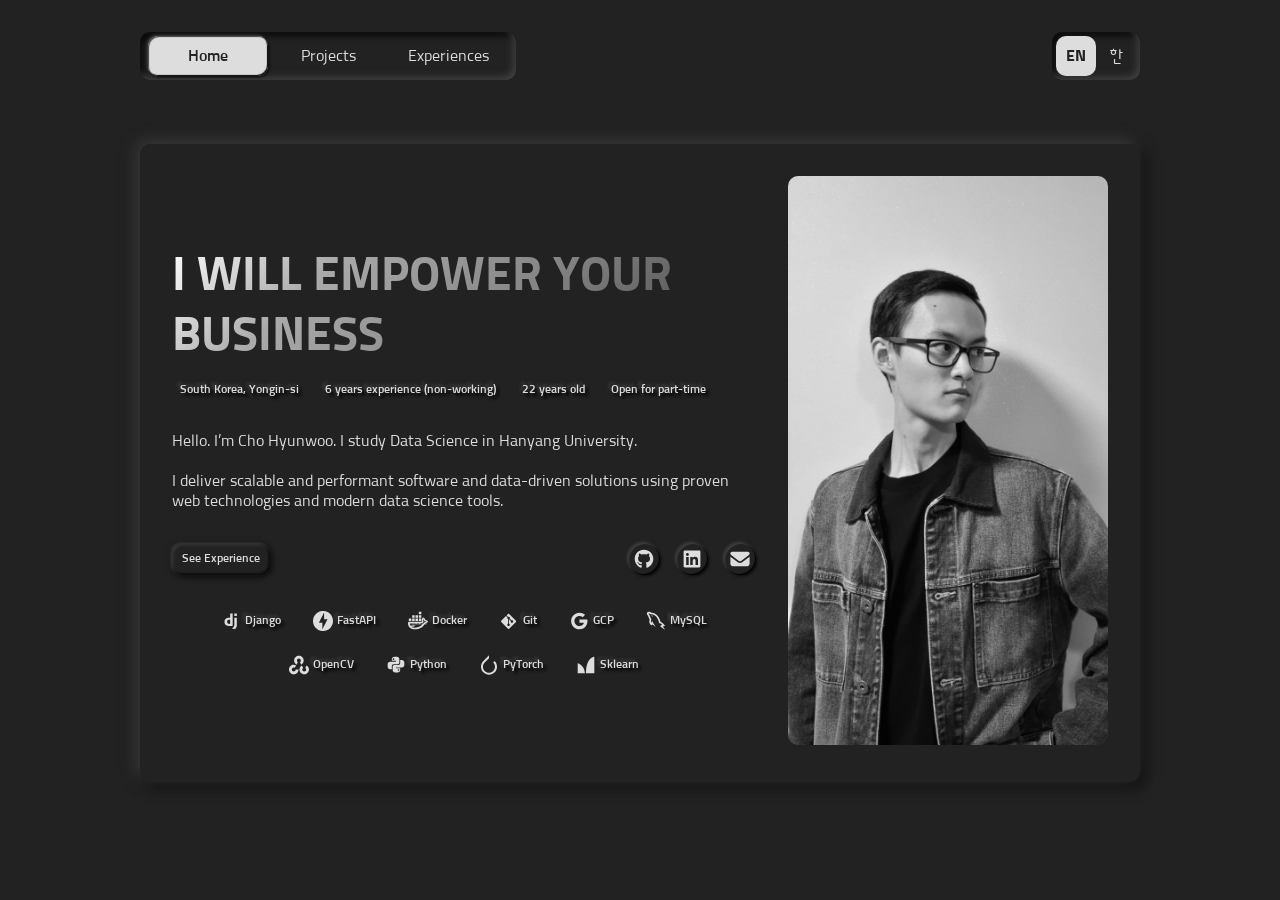
<file: index.html>
<!DOCTYPE html>
<html lang="en">

<head>
  <meta charset="UTF-8">
  <meta name="viewport" content="width=device-width, initial-scale=1.0">
  <title>CV</title>
  <link rel="icon" href="./public/logo/main-32x32.png">
  <link rel="stylesheet" href="./css/styles.css">
  <link rel="stylesheet" href="./css/hero.css">
  <script src="./js/menu.js" defer></script>
  <script src="./js/hero.js" defer></script>
</head>

<body lang="en">
  <div class="wrapper">
    <header class="main-header">
      <section class="section main-header__group">
        <div id="menu" class="main-header__menu">
          <ul class="main-header__menu__group">
            <li class="main-header__menu__item main-header__menu__item--active"><a data-i18n="menu-item-home" href="/">Home</a></li>
            <li class="main-header__menu__item"><a data-i18n="menu-item-projects" href="projects.html">Projects</a></li>
            <li class="main-header__menu__item"><a data-i18n="menu-item-experiences" href="experiences.html">Experiences</a></li>
          </ul>
        </div>
        <ul class="main-header__language-toggle nm-burrow">
          <li class="main-header__language-toggle__item main-header__language-toggle__item--active">EN</li>
          <li class="main-header__language-toggle__item">한</li>
        </ul>
        <div id="hamburger" class="main-header__hamburger"><svg xmlns="http://www.w3.org/2000/svg" viewBox="0 0 640 640"><!--!Font Awesome Free v7.1.0 by @fontawesome - https://fontawesome.com License - https://fontawesome.com/license/free Copyright 2025 Fonticons, Inc.--><path d="M96 160C96 142.3 110.3 128 128 128L512 128C529.7 128 544 142.3 544 160C544 177.7 529.7 192 512 192L128 192C110.3 192 96 177.7 96 160zM96 320C96 302.3 110.3 288 128 288L512 288C529.7 288 544 302.3 544 320C544 337.7 529.7 352 512 352L128 352C110.3 352 96 337.7 96 320zM544 480C544 497.7 529.7 512 512 512L128 512C110.3 512 96 497.7 96 480C96 462.3 110.3 448 128 448L512 448C529.7 448 544 462.3 544 480z"/></svg></div>
        <div id="hamburger-menu" class="main-header__hamburger-menu">
            <ul class="main-header__hamburger-menu__group">
              <li class="main-header__hamburger-menu__item main-header__hamburger-menu__item--active"><a data-i18n="menu-item-home" href="/">Home</a></li>
              <li class="main-header__hamburger-menu__item"><a data-i18n="menu-item-projects" href="projects.html">Projects</a></li>
              <li class="main-header__hamburger-menu__item"><a data-i18n="menu-item-experiences" href="experiences.html">Experiences</a></li>
            </ul>
        </div>
      </section>
    </header>

    <main class="hero">
      <section class="section">
        <div class="nm-elevation hero__group">
          <div class="hero__left-group">
            <div class="hero__title-group">
              <h1 data-i18n="home-headline" class="silver-font">I will empower your business</h1>
              <div class="hero__facts">
                  <p data-i18n="home-fact-location" class="fact">South Korea, Yongin-si</p>
                  <p data-i18n="home-fact-experience" id="years-experience" class="fact">6 years experience (non-working)</p>
                  <p data-i18n="home-fact-age" id="age" class="fact">22 years old</p>
                  <p data-i18n="home-fact-status" class="fact">Open for part-time</p>
              </div>
            </div>
            <p data-i18n="home-paragraph">Hello. I’m Cho Hyunwoo. I study Data Science in Hanyang University.<br/><br/>I deliver scalable and performant software and data-driven solutions using proven web technologies and modern data science tools.</p>
            <div class="hero__actions-group">
              <a data-i18n="home-action" class="button" href="experiences.html">See Experience</a>
              <div class="hero__socials-group">
                <div class="icon"><a href="https://github.com/Dimonoy" target="_blank"><svg xmlns="http://www.w3.org/2000/svg" viewBox="0 0 640 640"><!--!Font Awesome Free v7.1.0 by @fontawesome - https://fontawesome.com License - https://fontawesome.com/license/free Copyright 2025 Fonticons, Inc.--><path d="M237.9 461.4C237.9 463.4 235.6 465 232.7 465C229.4 465.3 227.1 463.7 227.1 461.4C227.1 459.4 229.4 457.8 232.3 457.8C235.3 457.5 237.9 459.1 237.9 461.4zM206.8 456.9C206.1 458.9 208.1 461.2 211.1 461.8C213.7 462.8 216.7 461.8 217.3 459.8C217.9 457.8 216 455.5 213 454.6C210.4 453.9 207.5 454.9 206.8 456.9zM251 455.2C248.1 455.9 246.1 457.8 246.4 460.1C246.7 462.1 249.3 463.4 252.3 462.7C255.2 462 257.2 460.1 256.9 458.1C256.6 456.2 253.9 454.9 251 455.2zM316.8 72C178.1 72 72 177.3 72 316C72 426.9 141.8 521.8 241.5 555.2C254.3 557.5 258.8 549.6 258.8 543.1C258.8 536.9 258.5 502.7 258.5 481.7C258.5 481.7 188.5 496.7 173.8 451.9C173.8 451.9 162.4 422.8 146 415.3C146 415.3 123.1 399.6 147.6 399.9C147.6 399.9 172.5 401.9 186.2 425.7C208.1 464.3 244.8 453.2 259.1 446.6C261.4 430.6 267.9 419.5 275.1 412.9C219.2 406.7 162.8 398.6 162.8 302.4C162.8 274.9 170.4 261.1 186.4 243.5C183.8 237 175.3 210.2 189 175.6C209.9 169.1 258 202.6 258 202.6C278 197 299.5 194.1 320.8 194.1C342.1 194.1 363.6 197 383.6 202.6C383.6 202.6 431.7 169 452.6 175.6C466.3 210.3 457.8 237 455.2 243.5C471.2 261.2 481 275 481 302.4C481 398.9 422.1 406.6 366.2 412.9C375.4 420.8 383.2 435.8 383.2 459.3C383.2 493 382.9 534.7 382.9 542.9C382.9 549.4 387.5 557.3 400.2 555C500.2 521.8 568 426.9 568 316C568 177.3 455.5 72 316.8 72zM169.2 416.9C167.9 417.9 168.2 420.2 169.9 422.1C171.5 423.7 173.8 424.4 175.1 423.1C176.4 422.1 176.1 419.8 174.4 417.9C172.8 416.3 170.5 415.6 169.2 416.9zM158.4 408.8C157.7 410.1 158.7 411.7 160.7 412.7C162.3 413.7 164.3 413.4 165 412C165.7 410.7 164.7 409.1 162.7 408.1C160.7 407.5 159.1 407.8 158.4 408.8zM190.8 444.4C189.2 445.7 189.8 448.7 192.1 450.6C194.4 452.9 197.3 453.2 198.6 451.6C199.9 450.3 199.3 447.3 197.3 445.4C195.1 443.1 192.1 442.8 190.8 444.4zM179.4 429.7C177.8 430.7 177.8 433.3 179.4 435.6C181 437.9 183.7 438.9 185 437.9C186.6 436.6 186.6 434 185 431.7C183.6 429.4 181 428.4 179.4 429.7z"/></svg></a></div>
                <div class="icon"><a href="https://www.linkedin.com/in/hyunwoo-cho-b243b02bb/" target="_blank"><svg xmlns="http://www.w3.org/2000/svg" viewBox="0 0 640 640"><!--!Font Awesome Free v7.1.0 by @fontawesome - https://fontawesome.com License - https://fontawesome.com/license/free Copyright 2025 Fonticons, Inc.--><path d="M512 96L127.9 96C110.3 96 96 110.5 96 128.3L96 511.7C96 529.5 110.3 544 127.9 544L512 544C529.6 544 544 529.5 544 511.7L544 128.3C544 110.5 529.6 96 512 96zM231.4 480L165 480L165 266.2L231.5 266.2L231.5 480L231.4 480zM198.2 160C219.5 160 236.7 177.2 236.7 198.5C236.7 219.8 219.5 237 198.2 237C176.9 237 159.7 219.8 159.7 198.5C159.7 177.2 176.9 160 198.2 160zM480.3 480L413.9 480L413.9 376C413.9 351.2 413.4 319.3 379.4 319.3C344.8 319.3 339.5 346.3 339.5 374.2L339.5 480L273.1 480L273.1 266.2L336.8 266.2L336.8 295.4L337.7 295.4C346.6 278.6 368.3 260.9 400.6 260.9C467.8 260.9 480.3 305.2 480.3 362.8L480.3 480z"/></svg></a></div>
                <div class="icon"><a href="mailto:chodima0.e@gmail.com" target="_blank"><svg xmlns="http://www.w3.org/2000/svg" viewBox="0 0 640 640"><!--!Font Awesome Free v7.1.0 by @fontawesome - https://fontawesome.com License - https://fontawesome.com/license/free Copyright 2025 Fonticons, Inc.--><path d="M112 128C85.5 128 64 149.5 64 176C64 191.1 71.1 205.3 83.2 214.4L291.2 370.4C308.3 383.2 331.7 383.2 348.8 370.4L556.8 214.4C568.9 205.3 576 191.1 576 176C576 149.5 554.5 128 528 128L112 128zM64 260L64 448C64 483.3 92.7 512 128 512L512 512C547.3 512 576 483.3 576 448L576 260L377.6 408.8C343.5 434.4 296.5 434.4 262.4 408.8L64 260z"/></svg></a></div>
              </div>
            </div>
            <div class="hero__technologies"></div>
          </div>
          <div class="img-wrapper"><img src="./public/images/profile_picture.jpg" alt="Person's profile picture"></div>
        </div>
      </section>
    </main>

    <footer class="footer"></footer>
  </div>
</body>
</html>
</file>
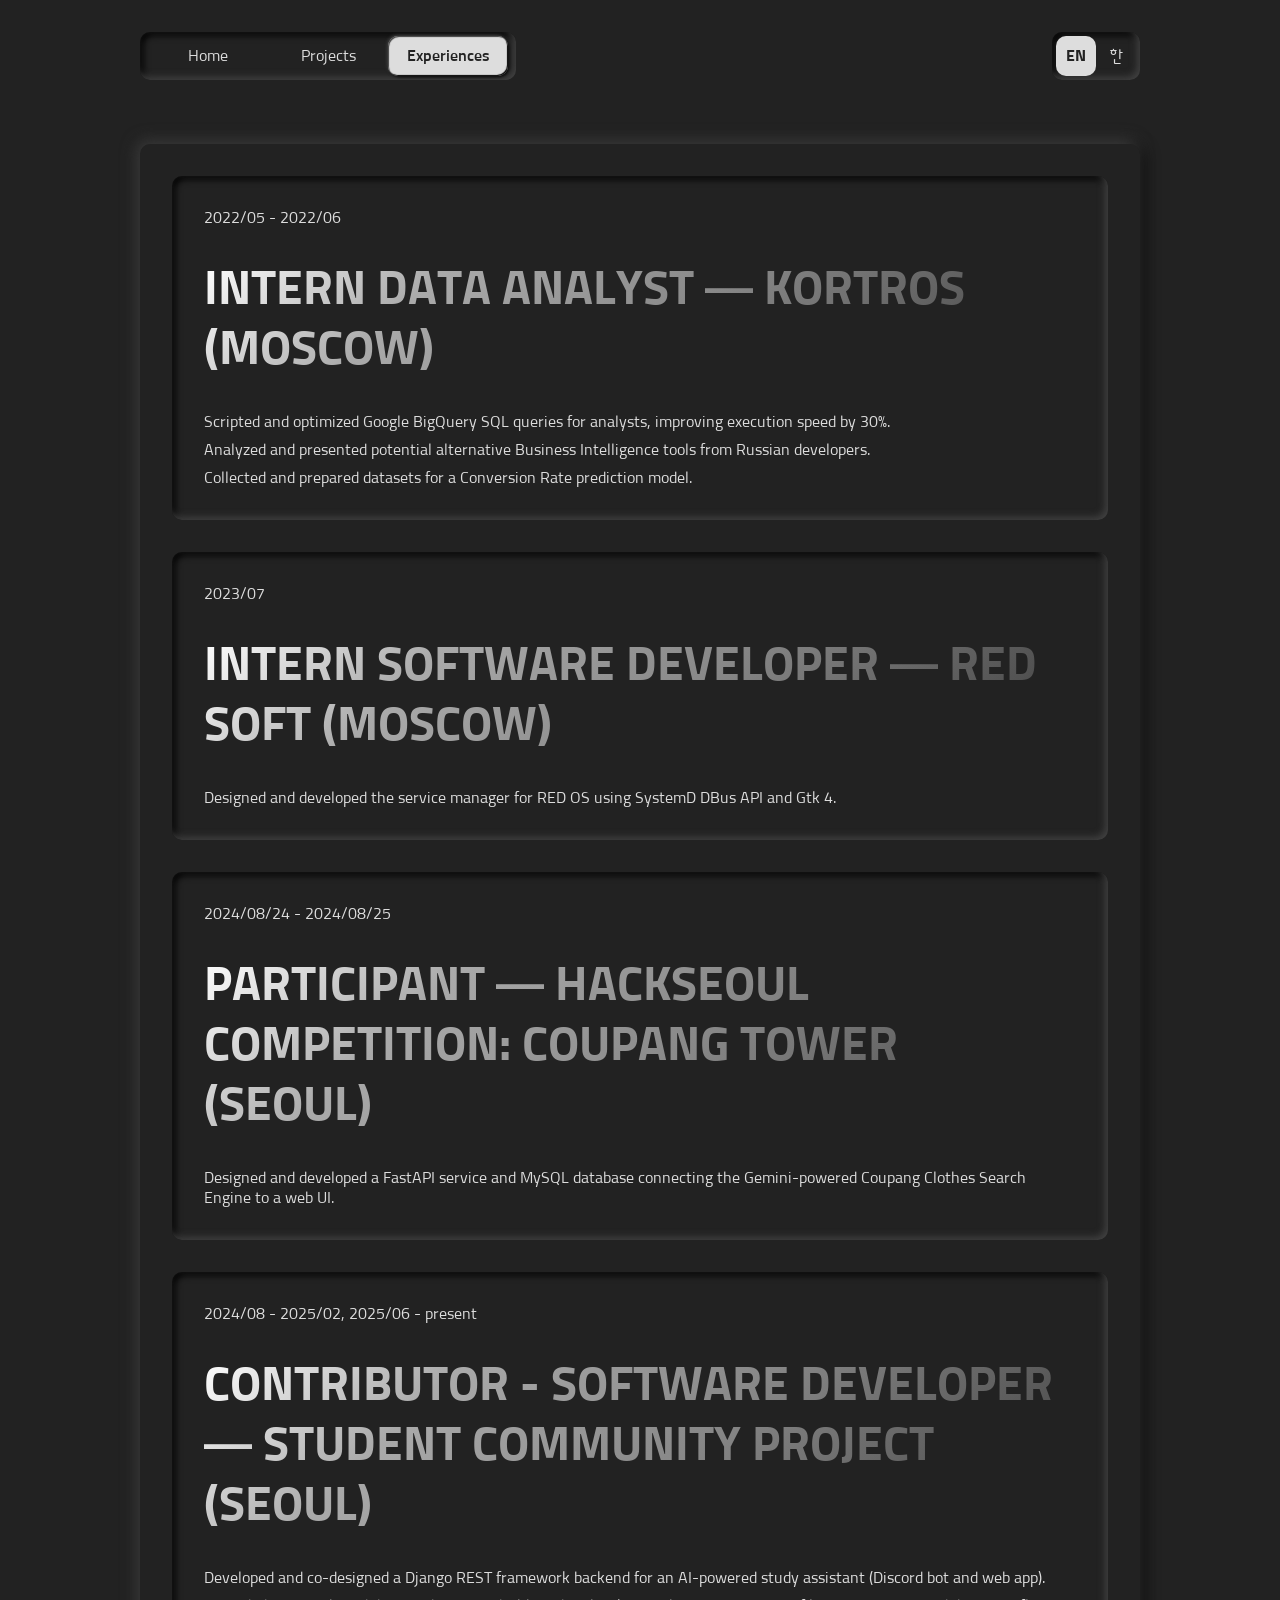
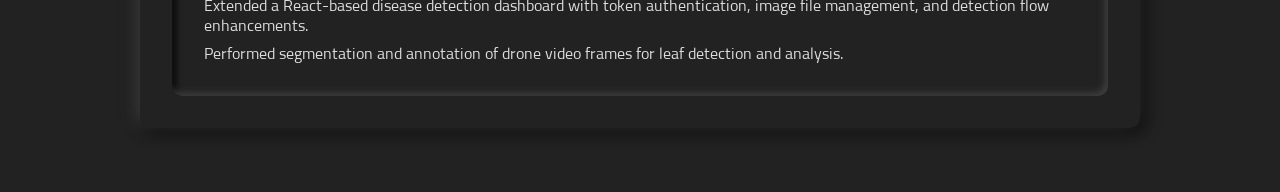
<file: experiences.html>
<!DOCTYPE html>
<html lang="en">

<head>
  <meta charset="UTF-8">
  <meta name="viewport" content="width=device-width, initial-scale=1.0">
  <title>CV</title>
  <link rel="icon" href="./public/logo/main-32x32.png">
  <link rel="stylesheet" href="./css/styles.css">
  <link rel="stylesheet" href="./css/experiences.css">
  <script src="./js/menu.js" defer></script>
</head>

<body lang="en">
  <div class="wrapper">
    <header class="main-header">
      <section class="section main-header__group">
        <div id="menu" class="main-header__menu">
          <ul class="main-header__menu__group">
            <li class="main-header__menu__item"><a data-i18n="menu-item-home" href="/">Home</a></li>
            <li class="main-header__menu__item"><a data-i18n="menu-item-projects" href="projects.html">Projects</a></li>
            <li class="main-header__menu__item main-header__menu__item--active"><a data-i18n="menu-item-experiences" href="experiences.html">Experiences</a></li>
          </ul>
        </div>
        <ul class="main-header__language-toggle nm-burrow">
          <li class="main-header__language-toggle__item main-header__language-toggle__item--active">EN</li>
          <li class="main-header__language-toggle__item">한</li>
        </ul>
        <div id="hamburger" class="main-header__hamburger"><svg xmlns="http://www.w3.org/2000/svg" viewBox="0 0 640 640"><!--!Font Awesome Free v7.1.0 by @fontawesome - https://fontawesome.com License - https://fontawesome.com/license/free Copyright 2025 Fonticons, Inc.--><path d="M96 160C96 142.3 110.3 128 128 128L512 128C529.7 128 544 142.3 544 160C544 177.7 529.7 192 512 192L128 192C110.3 192 96 177.7 96 160zM96 320C96 302.3 110.3 288 128 288L512 288C529.7 288 544 302.3 544 320C544 337.7 529.7 352 512 352L128 352C110.3 352 96 337.7 96 320zM544 480C544 497.7 529.7 512 512 512L128 512C110.3 512 96 497.7 96 480C96 462.3 110.3 448 128 448L512 448C529.7 448 544 462.3 544 480z"/></svg></div>
        <div id="hamburger-menu" class="main-header__hamburger-menu">
            <ul class="main-header__hamburger-menu__group">
              <li class="main-header__hamburger-menu__item"><a data-i18n="menu-item-home" href="/">Home</a></li>
              <li class="main-header__hamburger-menu__item"><a data-i18n="menu-item-projects" href="projects.html">Projects</a></li>
              <li class="main-header__hamburger-menu__item main-header__hamburger-menu__item--active"><a data-i18n="menu-item-experiences" href="experiences.html">Experiences</a></li>
            </ul>
        </div>
      </section>
    </header>

    <main class="experiences">
      <section class="section">
        <div class="nm-elevation experiences__group">
          <div class="nm-burrow unpress experiences__card-group">
            <p class="experiences__date">2022/05 - 2022/06</p>
            <h1 data-i18n="experiences-card-1-title" class="silver-font">Intern Data Analyst — KORTROS (Moscow)</h1>
            <ul class="experiences__details">
              <li data-i18n="experiences-card-1-item-1" class="experiences__detail"><p class="paragraph">Scripted and optimized Google BigQuery SQL queries for analysts, improving execution speed by 30%.</p></li>
              <li data-i18n="experiences-card-1-item-2" class="experiences__detail"><p class="paragraph">Analyzed and presented potential alternative Business Intelligence tools from Russian developers.</p></li>
              <li data-i18n="experiences-card-1-item-3" class="experiences__detail"><p class="paragraph">Collected and prepared datasets for a Conversion Rate prediction model.</p></li>
            </ul>
          </div>

          <div class="nm-burrow unpress experiences__card-group">
            <p class="experiences__date">2023/07</p>
            <h1 data-i18n="experiences-card-2-title" class="silver-font">Intern Software Developer — RED SOFT (Moscow)</h1>
            <ul class="experiences__details">
              <li data-i18n="experiences-card-2-item-1" class="experiences__detail"><p class="paragraph">Designed and developed the service manager for RED OS using SystemD DBus API and Gtk 4.</p></li>
            </ul>
          </div>

          <div class="nm-burrow unpress experiences__card-group">
            <p class="experiences__date">2024/08/24 - 2024/08/25</p>
            <h1 data-i18n="experiences-card-3-title" class="silver-font">Participant — Hackseoul Competition: Coupang Tower (Seoul)</h1>
            <ul class="experiences__details">
              <li data-i18n="experiences-card-3-item-1" class="experiences__detail"><p class="paragraph">Designed and developed a FastAPI service and MySQL database connecting the Gemini-powered Coupang Clothes Search Engine to a web UI.</p></li>
            </ul>
          </div>

          <div class="nm-burrow unpress experiences__card-group">
            <p class="experiences__date">2024/08 - 2025/02, 2025/06 - present</p>
            <h1 data-i18n="experiences-card-4-title" class="silver-font">Contributor - Software Developer — Student Community Project (Seoul)</h1>
            <ul class="experiences__details">
              <li data-i18n="experiences-card-4-item-1" class="experiences__detail"><p class="paragraph">Developed and co-designed a Django REST framework backend for an AI-powered study assistant (Discord bot and web app).</p></li>
              <li data-i18n="experiences-card-4-item-2" class="experiences__detail"><p class="paragraph">Extended a React-based disease detection dashboard with token authentication, image file management, and detection flow enhancements.</p></li>
              <li data-i18n="experiences-card-4-item-3" class="experiences__detail"><p class="paragraph">Performed segmentation and annotation of drone video frames for leaf detection and analysis.</p></li>
            </ul>
          </div>
        </div>
      </section>
    </main>

    <footer class="footer"></footer>
  </div>
</body>
</html>
</file>
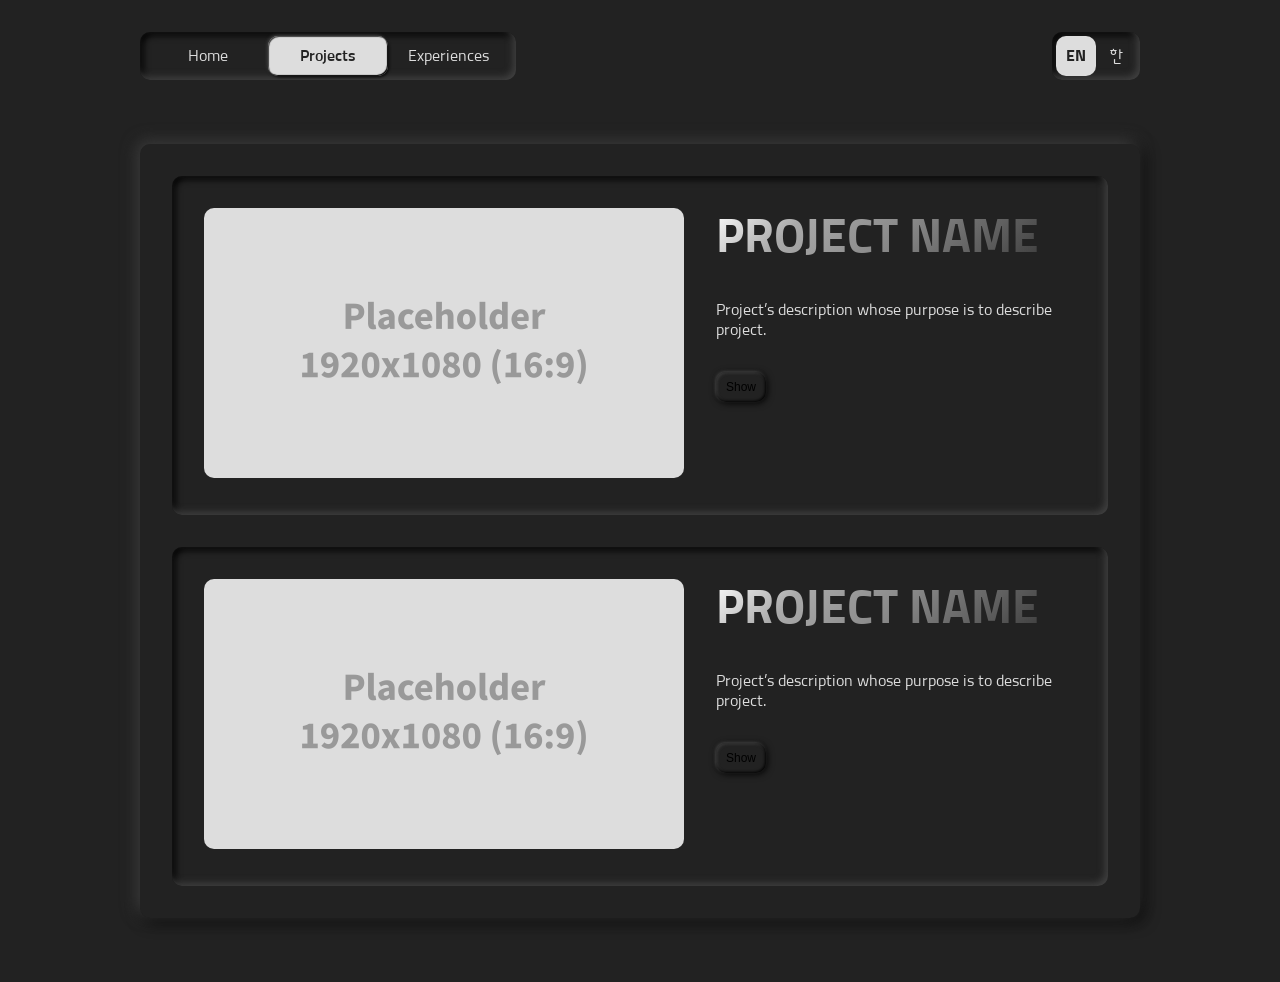
<file: projects.html>
<!DOCTYPE html>
<html lang="en">

<head>
  <meta charset="UTF-8">
  <meta name="viewport" content="width=device-width, initial-scale=1.0">
  <title>CV</title>
  <link rel="icon" href="./public/logo/main-32x32.png">
  <link rel="stylesheet" href="./css/styles.css">
  <link rel="stylesheet" href="./css/projects.css">
  <script src="./js/menu.js" defer></script>
</head>

<body lang="en">
  <div class="wrapper">
    <header class="main-header">
      <section class="section main-header__group">
        <div id="menu" class="main-header__menu">
          <ul class="main-header__menu__group">
            <li class="main-header__menu__item"><a data-i18n="menu-item-home" href="/">Home</a></li>
            <li class="main-header__menu__item main-header__menu__item--active"><a data-i18n="menu-item-projects" href="projects.html">Projects</a></li>
            <li class="main-header__menu__item"><a data-i18n="menu-item-experiences" href="experiences.html">Experiences</a></li>
          </ul>
        </div>
        <ul class="main-header__language-toggle nm-burrow">
          <li class="main-header__language-toggle__item main-header__language-toggle__item--active">EN</li>
          <li class="main-header__language-toggle__item">한</li>
        </ul>
        <div id="hamburger" class="main-header__hamburger"><svg xmlns="http://www.w3.org/2000/svg" viewBox="0 0 640 640"><!--!Font Awesome Free v7.1.0 by @fontawesome - https://fontawesome.com License - https://fontawesome.com/license/free Copyright 2025 Fonticons, Inc.--><path d="M96 160C96 142.3 110.3 128 128 128L512 128C529.7 128 544 142.3 544 160C544 177.7 529.7 192 512 192L128 192C110.3 192 96 177.7 96 160zM96 320C96 302.3 110.3 288 128 288L512 288C529.7 288 544 302.3 544 320C544 337.7 529.7 352 512 352L128 352C110.3 352 96 337.7 96 320zM544 480C544 497.7 529.7 512 512 512L128 512C110.3 512 96 497.7 96 480C96 462.3 110.3 448 128 448L512 448C529.7 448 544 462.3 544 480z"/></svg></div>
        <div id="hamburger-menu" class="main-header__hamburger-menu">
            <ul class="main-header__hamburger-menu__group">
              <li class="main-header__hamburger-menu__item"><a data-i18n="menu-item-home" href="/">Home</a></li>
              <li class="main-header__hamburger-menu__item main-header__hamburger-menu__item--active"><a data-i18n="menu-item-projects" href="projects.html">Projects</a></li>
              <li class="main-header__hamburger-menu__item"><a data-i18n="menu-item-experiences" href="experiences.html">Experiences</a></li>
            </ul>
        </div>
      </section>
    </header>

    <main class="projects">
      <section class="section">
        <div class="nm-elevation projects__group">
          <div class="nm-burrow projects__card-group">
            <div class="img-wrapper"><img src="./public/images/placeholder-16-9.png" alt=""></div>
            <div class="projects__content-group">
              <h1 data-i18n="projects-card-1-title" class="silver-font">Project name</h1>
              <p data-i18n="projects-card-1-paragraph" class="paragraph">Project’s description whose purpose is to describe project.</p>
              <button data-i18n="projects-card-action" class="button">Show</button>
            </div>
          </div>

          <div class="nm-burrow projects__card-group">
            <div class="img-wrapper"><img src="./public/images/placeholder-16-9.png" alt=""></div>
            <div class="projects__content-group">
              <h1 data-i18n="projects-card-2-title" class="silver-font">Project name</h1>
              <p data-i18n="projects-card-2-paragraph" class="paragraph">Project’s description whose purpose is to describe project.</p>
              <button data-i18n="projects-card-action" class="button">Show</button>
            </div>
          </div>
        </div>
      </section>
    </main>

    <footer class="footer"></footer>
  </div>
</body>
</html>
</file>
<file: css/styles.css>
@import "./fonts.css";
@import "./menu.css";
@import "./components.css";

:root {
  color-scheme: light dark;

  --clr-white-100: hsl(0 0% 25.5%);
  --clr-white-400: hsl(0 0% 86.7);
  --clr-black-400: hsl(0 0% 13.3%);
  --clr-black-700: hsl(0 0% 0%);
  --linear-gradient-steel: linear-gradient(315deg, #444444 5%, #666666 25%, #888888 45%, #aaaaaa 75%, #ffffff 100%);

  --fs-2xs: 0.5rem;
  --fs-xs: 0.75rem;
  --fs-sm: 0.875rem;
  --fs-base: 1rem;
  --fs-lg: 1.125rem;
  --fs-xl: 1.25rem;
  --fs-2xl: 1.5rem;
  --fs-3xl: 1.875rem;
  --fs-4xl: 2.25rem;
  --fs-5xl: 3rem;

  /* --- USED --- */

  --clr-primary: var(--clr-black-400);
  --clr-secondary: var(--clr-white-400);

  --nm--drop-shadow: -3px -3px 7px var(--clr-black-700), 3px 3px 7px var(--clr-white-100);
  --pressed-shadow: inset -3px -3px 7px var(--clr-white-100), inset 3px 3px 7px var(--clr-black-700);
  --facade-shadow: -3px -3px 16px var(--clr-white-100), 3px 3px 16px var(--clr-black-700);
  --clickable-shadow: -1px -1px 3px var(--clr-white-100), 1px 1px 7px var(--clr-black-700), inset -1px -1px 3px var(--clr-black-700), inset 1px 1px 3px var(--clr-white-100);
  --light-clickable-shadow: -1px -1px 3px var(--clr-white-100), 1px 1px 3px var(--clr-black-700), inset -1px -1px 1px var(--clr-black-700), inset 1px 1px 1px var(--clr-white-100);
  --light-item-shadow: var(--light-clickable-shadow);
  --text-pop-out-shadow: -3px -3px 3px var(--clr-white-100), 3px 3px 3px var(--clr-black-700);

  --border-radius: 10px;

  --fs-tiny: var(--fs-2xs);
  --fs-normal: var(--fs-sm);
  --fs-heading-1: var(--fs-2xl);

  --fw-light: 300;
  --fw-medium: 500;
  --fw-bold: 700;
}

* {
  box-sizing: border-box;
  margin: 0;
  padding: 0;
}

*::selection {
  background-color: var(--clr-secondary);
  color: var(--clr-primary);
}

html {
  font-family: "Sunflower", sans-serif;
  font-weight: var(--fw-light);
  overflow: scroll;
  scrollbar-color: var(--clr-secondary) var(--clr-primary);
  scrollbar-width: thin;
}

body {
  background-color: var(--clr-primary);
  color: var(--clr-secondary);
}

button {
  border: none;
  background-color: var(--clr-primary);
}

ul {
  list-style-type: none;
}

h1 {
  font-size: var(--fs-heading-1);
  text-transform: uppercase;
}

p {
  font-size: var(--fs-normal);
}

a {
  text-decoration: none;
  font-size: var(--fs-normal);
  color: inherit;
}

main {
  margin-top: 64px;
}

footer {
  margin-top: 64px;
}

@media (width >=40rem) {
  :root {
    --fs-tiny: var(--fs-xs);
    --fs-normal: var(--fs-base);
    --fs-heading-1: var(--fs-5xl);
  }
}
</file>
<file: css/hero.css>
.hero__group {
  display: flex;
  flex-direction: column;
  justify-content: center;
  align-items: center;
  padding: 32px;
  gap: 32px;
}

.hero__group .img-wrapper {
  max-width: 320px;
}

.hero__group .img-wrapper img {
  width: 100%;
}

.hero__left-group {
  display: flex;
  flex-direction: column;
  justify-content: center;
  align-items: center;
  gap: 32px;
}

.hero__title-group {
  display: flex;
  flex-direction: column;
  align-items: center;
  justify-content: center;
  gap: 16px;
}

.hero__facts {
  display: flex;
  flex-wrap: wrap;
  align-items: center;
  justify-content: center;
  gap: 10px;
}

.hero__actions-group {
  display: flex;
  align-items: center;
  justify-content: space-between;
  width: 100%;
}

.hero__socials-group {
  display: flex;
  align-items: center;
  justify-content: center;
  gap: 16px;
}

.hero__technologies {
  display: flex;
  flex-direction: row;
  flex-wrap: wrap;
  align-items: center;
  justify-content: center;
  gap: 16px;
}

@media (width >=64rem) {
  .hero__group {
    flex-direction: row;
  }

  .hero__left-group {
    align-items: start;
  }

  .hero__title-group {
    align-items: start;
  }
}
</file>
<file: css/experiences.css>
.experiences__group {
  display: flex;
  flex-direction: column;
  align-items: center;
  justify-content: center;
  gap: 16px;
  padding: 32px;
}

.experiences__card-group {
  display: flex;
  flex-direction: column;
  align-items: start;
  justify-content: center;
  gap: 16px;
  padding: 16px;
}

.experiences__details {
  display: flex;
  flex-direction: column;
  align-items: start;
  justify-content: center;
  gap: 8px;
}

@media (width >=40rem) {
  .experiences__group {
    gap: 32px;
  }

  .experiences__card-group {
    gap: 32px;
    padding: 32px;
  }
}
</file>
<file: css/projects.css>
.projects__group {
  display: flex;
  flex-direction: column;
  align-items: center;
  justify-content: center;
  gap: 16px;
  padding: 32px;
}

.projects__group .img-wrapper {
  max-width: 480px;
}

.projects__group .img-wrapper img {
  aspect-ratio: 16 / 9;
  width: 100%;
}

.projects__card-group {
  display: flex;
  flex-direction: column;
  align-items: center;
  justify-content: center;
  gap: 16px;
  padding: 16px;
}

.projects__content-group {
  display: flex;
  flex-direction: column;
  align-items: start;
  justify-content: center;
  gap: 16px;
}

.projects__content-group .button {
  align-self: center;
}

@media (width >=40rem) {
  .projects__group {
    gap: 32px;
  }

  .projects__card-group {
    gap: 32px;
    padding: 32px;
  }

  .projects__content-group {
    gap: 32px;
  }
}

@media (width >=64rem) {
  .projects__card-group {
    flex-direction: row;
    align-items: start;
  }

  .projects__content-group .button {
    align-self: initial;
  }
}
</file>
